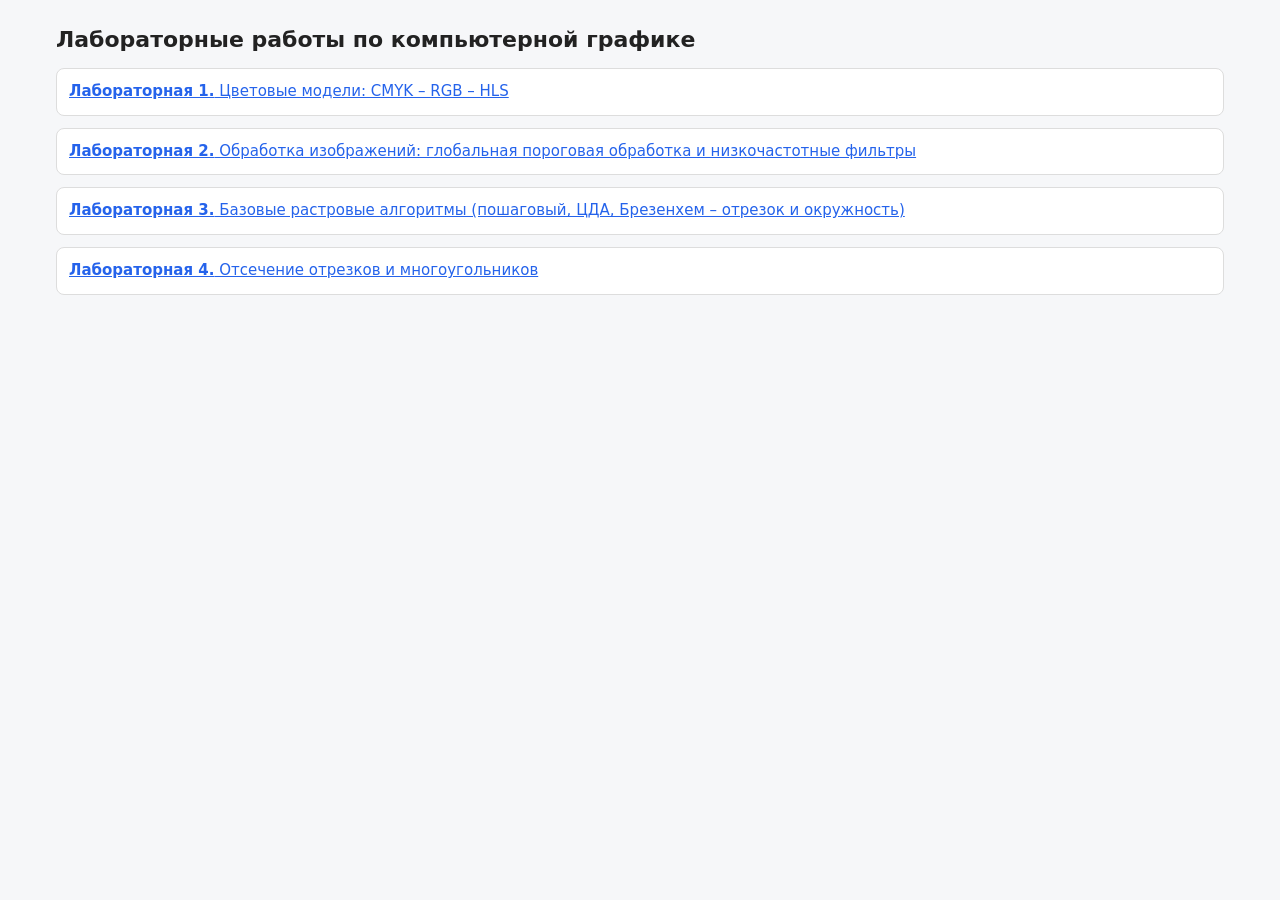
<file: index.html>
<!doctype html>
<html lang="ru">
<head>
<meta charset="utf-8">
<meta name="viewport" content="width=device-width, initial-scale=1">
<title>Лабораторные по компьютерной графике</title>
<link rel="stylesheet" href="style.css">
</head>
<body>
<h1>Лабораторные работы по компьютерной графике</h1>
<div class="card"><a href="lab1/index.html"><b>Лабораторная 1.</b> Цветовые модели: CMYK – RGB – HLS</a></div>
<div class="card"><a href="lab2/index.html"><b>Лабораторная 2.</b> Обработка изображений: глобальная пороговая обработка и низкочастотные фильтры</a></div>
<div class="card"><a href="lab3/index.html"><b>Лабораторная 3.</b> Базовые растровые алгоритмы (пошаговый, ЦДА, Брезенхем – отрезок и окружность)</a></div>
<div class="card"><a href="lab4/index.html"><b>Лабораторная 4.</b> Отсечение отрезков и многоугольников</a></div>
</body>
</html>
</file>
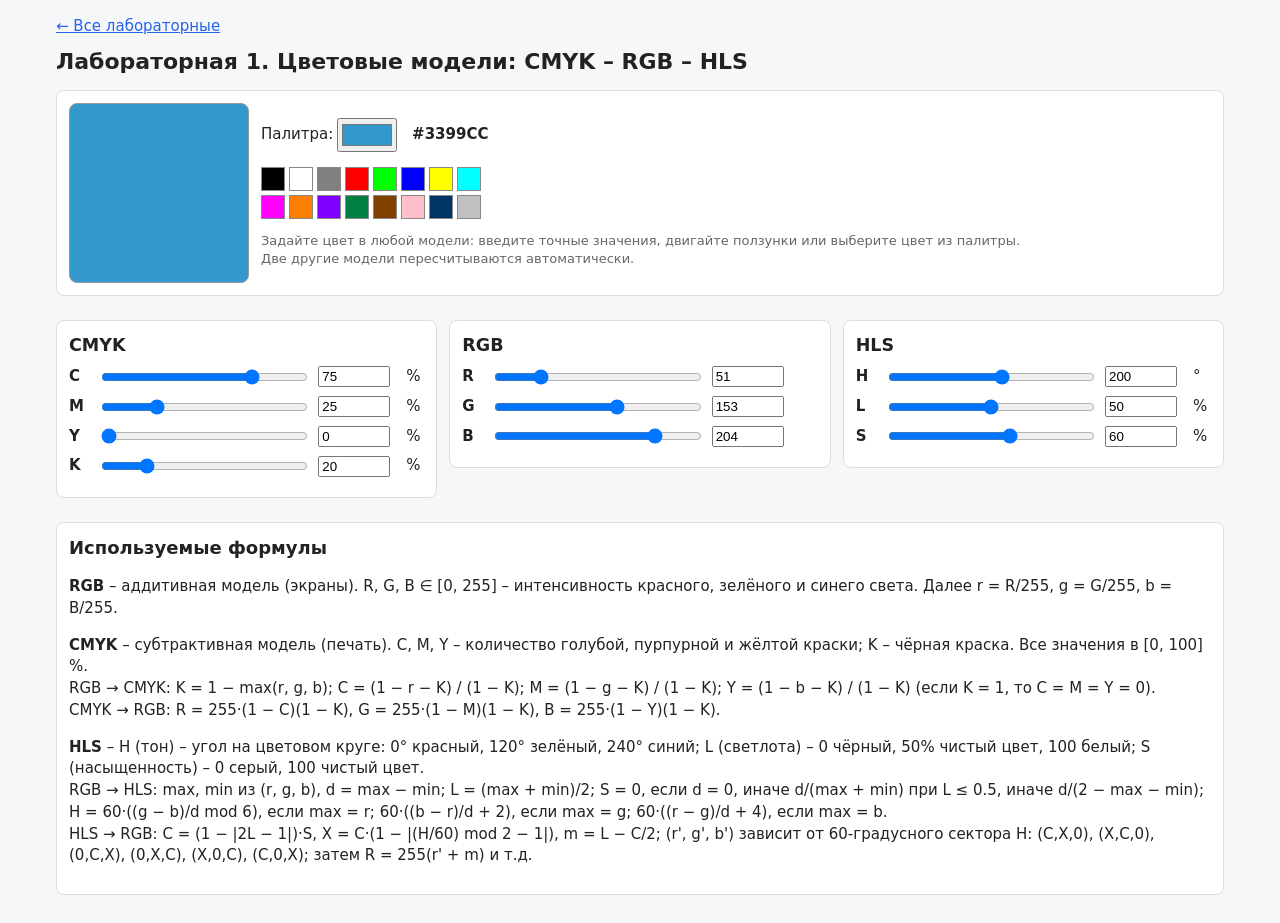
<file: lab1/index.html>
<!doctype html>
<html lang="ru">
<head>
<meta charset="utf-8">
<meta name="viewport" content="width=device-width, initial-scale=1">
<title>Лабораторная 1 – Цветовые модели</title>
<link rel="stylesheet" href="../style.css">
<style>
  .swatch { width: 180px; height: 180px; border-radius: 8px; border: 1px solid #999; }
  .model { flex: 1; min-width: 280px; }
  .comp { display: grid; grid-template-columns: 22px 1fr 80px 18px; gap: 8px; align-items: center; margin: 8px 0; }
  .presets { display: grid; grid-template-columns: repeat(8, 24px); gap: 4px; }
  .presets button { width: 24px; height: 24px; border: 1px solid #888; padding: 0; }
  input[type=color] { width: 60px; height: 34px; }
</style>
</head>
<body>
<a href="../index.html">← Все лабораторные</a>
<h1>Лабораторная 1. Цветовые модели: CMYK – RGB – HLS</h1>

<div class="card row">
  <div id="swatch" class="swatch"></div>
  <div>
    <p><label>Палитра: <input type="color" id="picker"></label> <b id="hex"></b></p>
    <div class="presets" id="presets"></div>
    <p class="muted">Задайте цвет в любой модели: введите точные значения, двигайте ползунки или выберите цвет из палитры.<br>
      Две другие модели пересчитываются автоматически.</p>
  </div>
</div>

<div class="row" id="models"></div>

<div class="card">
  <h2>Используемые формулы</h2>
  <p><b>RGB</b> – аддитивная модель (экраны). R, G, B ∈ [0, 255] – интенсивность красного, зелёного и синего света. Далее r = R/255, g = G/255, b = B/255.</p>
  <p><b>CMYK</b> – субтрактивная модель (печать). C, M, Y – количество голубой, пурпурной и жёлтой краски; K – чёрная краска. Все значения в [0, 100] %.<br>
    RGB → CMYK: K = 1 − max(r, g, b); C = (1 − r − K) / (1 − K); M = (1 − g − K) / (1 − K); Y = (1 − b − K) / (1 − K) (если K = 1, то C = M = Y = 0).<br>
    CMYK → RGB: R = 255·(1 − C)(1 − K), G = 255·(1 − M)(1 − K), B = 255·(1 − Y)(1 − K).</p>
  <p><b>HLS</b> – H (тон) – угол на цветовом круге: 0° красный, 120° зелёный, 240° синий; L (светлота) – 0 чёрный, 50% чистый цвет, 100 белый; S (насыщенность) – 0 серый, 100 чистый цвет.<br>
    RGB → HLS: max, min из (r, g, b), d = max − min; L = (max + min)/2;
    S = 0, если d = 0, иначе d/(max + min) при L ≤ 0.5, иначе d/(2 − max − min);
    H = 60·((g − b)/d mod 6), если max = r; 60·((b − r)/d + 2), если max = g; 60·((r − g)/d + 4), если max = b.<br>
    HLS → RGB: C = (1 − |2L − 1|)·S, X = C·(1 − |(H/60) mod 2 − 1|), m = L − C/2; (r', g', b') зависит от 60-градусного сектора H:
    (C,X,0), (X,C,0), (0,C,X), (0,X,C), (X,0,C), (C,0,X); затем R = 255(r' + m) и т.д.</p>
</div>

<script>
const clamp = (v, a, b) => Math.min(b, Math.max(a, v));

function rgb2cmyk([r, g, b]) {
  r /= 255; g /= 255; b /= 255;
  const k = 1 - Math.max(r, g, b);
  if (k >= 1) return [0, 0, 0, 100];
  return [(1 - r - k) / (1 - k) * 100, (1 - g - k) / (1 - k) * 100, (1 - b - k) / (1 - k) * 100, k * 100];
}
function cmyk2rgb([c, m, y, k]) {
  c /= 100; m /= 100; y /= 100; k /= 100;
  return [255 * (1 - c) * (1 - k), 255 * (1 - m) * (1 - k), 255 * (1 - y) * (1 - k)];
}
function rgb2hls([r, g, b]) {
  r /= 255; g /= 255; b /= 255;
  const max = Math.max(r, g, b), min = Math.min(r, g, b), d = max - min, l = (max + min) / 2;
  let h = 0, s = 0;
  if (d > 0) {
    s = l <= 0.5 ? d / (max + min) : d / (2 - max - min);
    if (max === r) h = ((g - b) / d) % 6;
    else if (max === g) h = (b - r) / d + 2;
    else h = (r - g) / d + 4;
    h *= 60;
    if (h < 0) h += 360;
  }
  return [h, l * 100, s * 100];
}
function hls2rgb([h, l, s]) {
  l /= 100; s /= 100;
  const c = (1 - Math.abs(2 * l - 1)) * s, x = c * (1 - Math.abs((h / 60) % 2 - 1)), m = l - c / 2;
  const [r, g, b] = [[c, x, 0], [x, c, 0], [0, c, x], [0, x, c], [x, 0, c], [c, 0, x]][Math.floor(h / 60) % 6];
  return [(r + m) * 255, (g + m) * 255, (b + m) * 255];
}

const models = [
  { name: 'CMYK', comps: ['C', 'M', 'Y', 'K'], max: [100, 100, 100, 100], units: ['%', '%', '%', '%'], digits: 1, toRgb: cmyk2rgb, fromRgb: rgb2cmyk },
  { name: 'RGB', comps: ['R', 'G', 'B'], max: [255, 255, 255], units: ['', '', ''], digits: 0, toRgb: x => x, fromRgb: x => x },
  { name: 'HLS', comps: ['H', 'L', 'S'], max: [360, 100, 100], units: ['°', '%', '%'], digits: 1, toRgb: hls2rgb, fromRgb: rgb2hls },
];

const $ = id => document.getElementById(id);
const round = (v, d) => +v.toFixed(d);

for (const m of models) {
  const card = document.createElement('div');
  card.className = 'card model';
  card.innerHTML = `<h3>${m.name}</h3>`;
  m.sliders = []; m.inputs = [];
  m.comps.forEach((n, i) => {
    const row = document.createElement('div');
    row.className = 'comp';
    row.innerHTML = `<b>${n}</b><input type="range" min="0" max="${m.max[i]}" step="0.1">` +
      `<input type="number" min="0" max="${m.max[i]}" step="any"><span>${m.units[i]}</span>`;
    const sl = row.children[1], num = row.children[2];
    sl.oninput = () => { num.value = round(+sl.value, m.digits); edit(m); };
    num.oninput = () => { if (num.value !== '' && !isNaN(num.value)) { sl.value = num.value; edit(m); } };
    num.onchange = () => { num.value = round(clamp(+num.value || 0, 0, m.max[i]), m.digits); edit(m); };
    m.sliders.push(sl); m.inputs.push(num);
    card.appendChild(row);
  });
  $('models').appendChild(card);
}

function edit(m) {
  const vals = m.inputs.map((inp, i) => clamp(+inp.value || 0, 0, m.max[i]));
  show(m.toRgb(vals), m);
}

function show(rgb, src) {
  for (const m of models) {
    if (m === src) continue;
    m.fromRgb(rgb).forEach((v, i) => {
      m.inputs[i].value = round(v, m.digits);
      m.sliders[i].value = v;
    });
  }
  const hex = '#' + rgb.map(v => Math.round(clamp(v, 0, 255)).toString(16).padStart(2, '0')).join('');
  $('swatch').style.background = hex;
  $('hex').textContent = hex.toUpperCase();
  $('picker').value = hex;
}

const hexToRgb = h => [1, 3, 5].map(i => parseInt(h.substr(i, 2), 16));
$('picker').oninput = e => show(hexToRgb(e.target.value), null);

['#000000', '#ffffff', '#808080', '#ff0000', '#00ff00', '#0000ff', '#ffff00', '#00ffff',
 '#ff00ff', '#ff8000', '#8000ff', '#008040', '#804000', '#ffc0cb', '#003366', '#c0c0c0'].forEach(c => {
  const b = document.createElement('button');
  b.style.background = c; b.title = c;
  b.onclick = () => show(hexToRgb(c), null);
  $('presets').appendChild(b);
});

show([51, 153, 204], null);
</script>
</body>
</html>
</file>
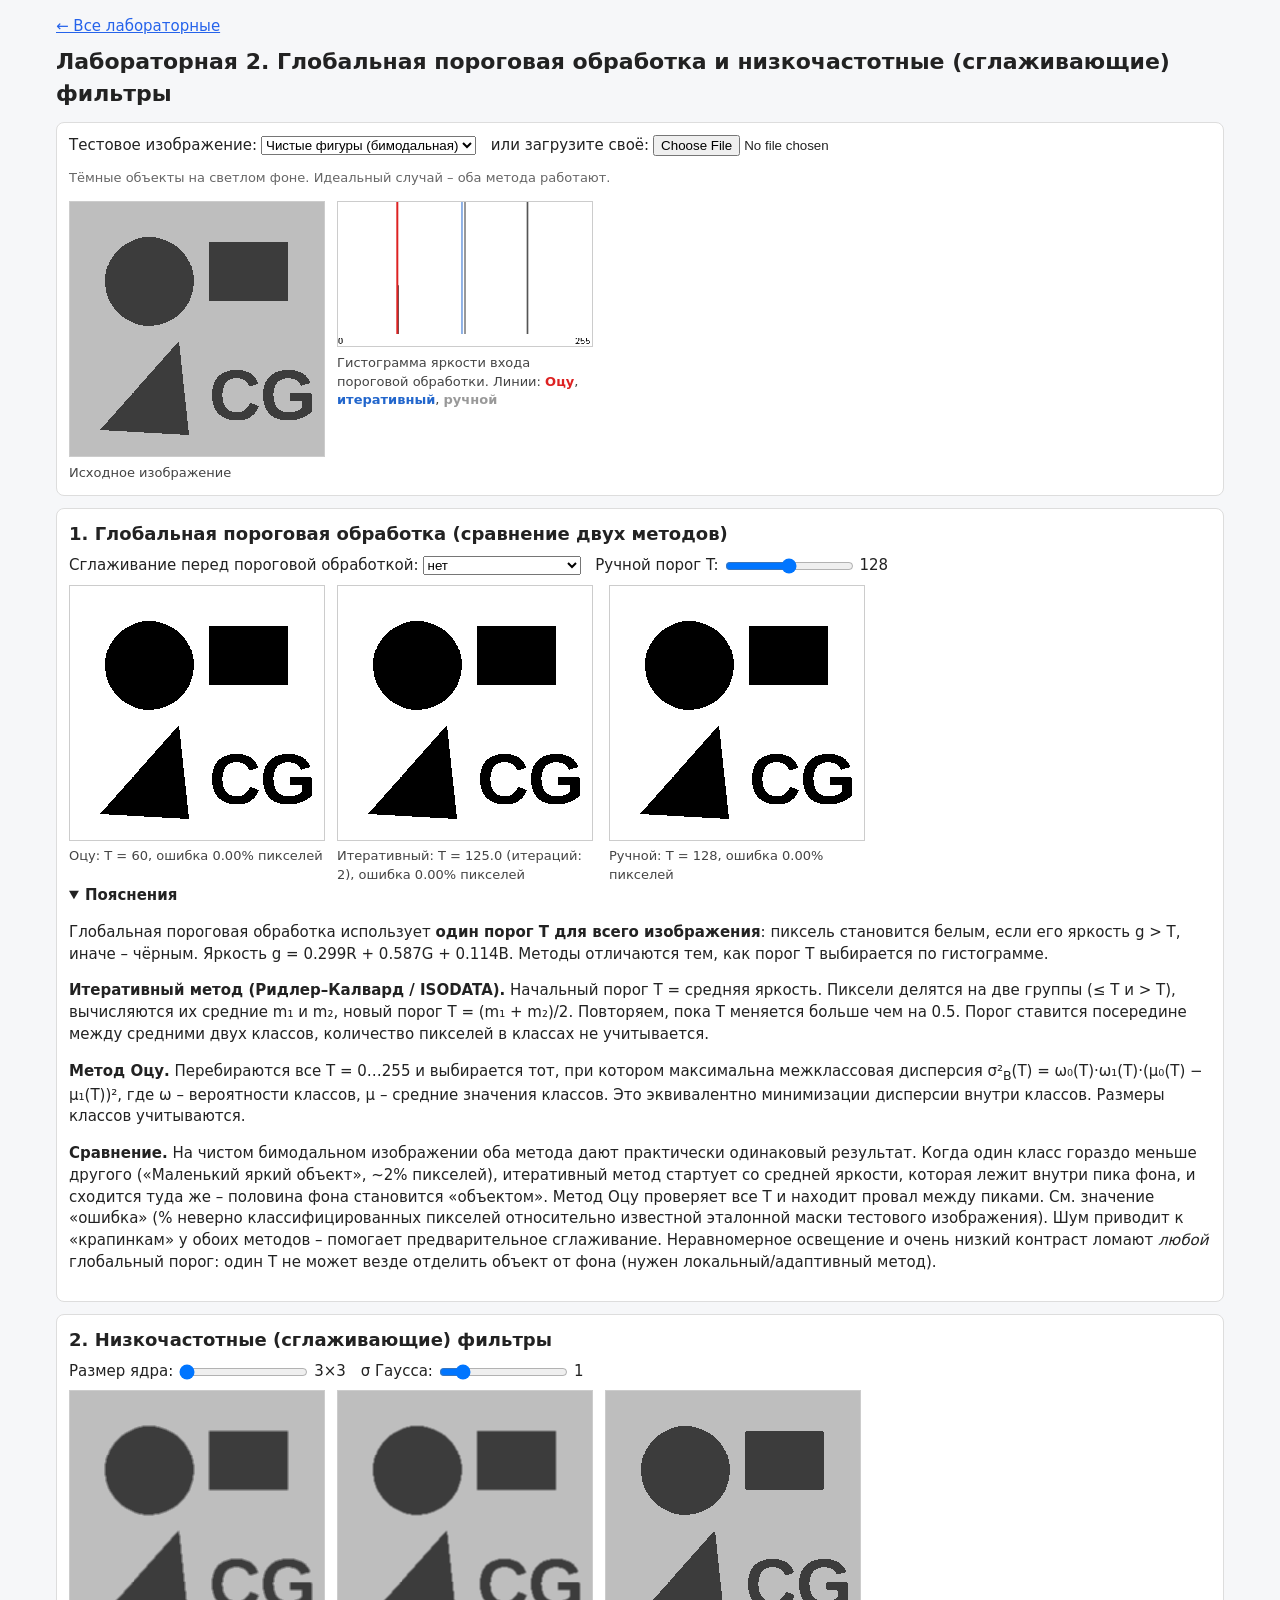
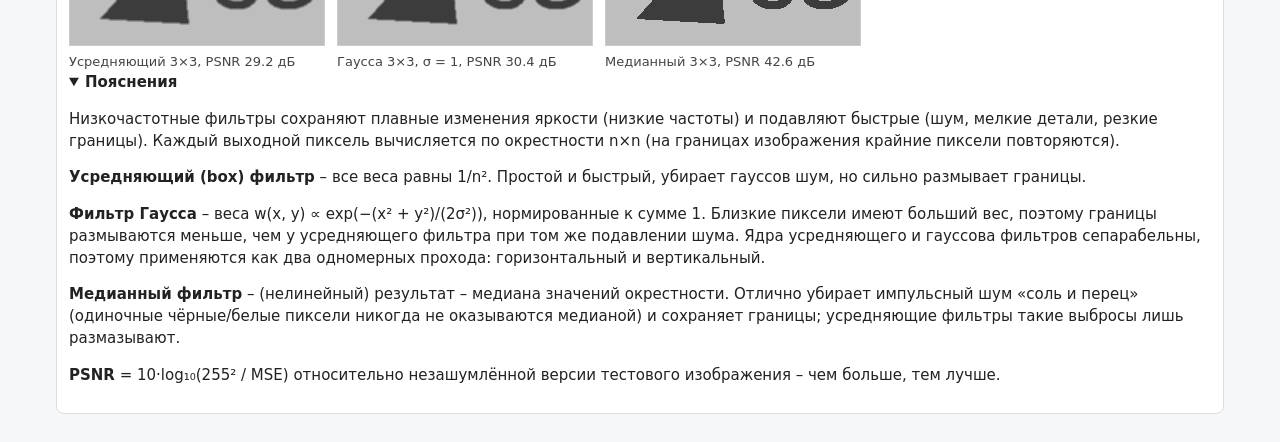
<file: lab2/index.html>
<!doctype html>
<html lang="ru">
<head>
<meta charset="utf-8">
<meta name="viewport" content="width=device-width, initial-scale=1">
<title>Лабораторная 2 – Обработка изображений</title>
<link rel="stylesheet" href="../style.css">
<style> figure canvas { width: 256px; image-rendering: pixelated; } </style>
</head>
<body>
<a href="../index.html">← Все лабораторные</a>
<h1>Лабораторная 2. Глобальная пороговая обработка и низкочастотные (сглаживающие) фильтры</h1>

<div class="card">
  <label>Тестовое изображение: <select id="sel"></select></label>
  <label>или загрузите своё: <input type="file" id="file" accept="image/*"></label>
  <p class="muted" id="desc"></p>
  <div class="row">
    <figure><canvas id="cOrig"></canvas><figcaption>Исходное изображение</figcaption></figure>
    <figure><canvas id="cHist" width="300" height="170"></canvas>
      <figcaption>Гистограмма яркости входа пороговой обработки.
        Линии: <b style="color:#d22">Оцу</b>, <b style="color:#26c">итеративный</b>, <b style="color:#999">ручной</b></figcaption></figure>
  </div>
</div>

<div class="card">
  <h2>1. Глобальная пороговая обработка (сравнение двух методов)</h2>
  <label>Сглаживание перед пороговой обработкой: <select id="pre">
    <option value="none">нет</option><option value="box">усредняющий фильтр</option>
    <option value="gauss">фильтр Гаусса</option><option value="median">медианный фильтр</option></select></label>
  <label>Ручной порог T: <input type="range" id="manT" min="0" max="255" value="128"> <span id="manTv"></span></label>
  <div class="row" style="margin-top:8px">
    <figure><canvas id="cOtsu"></canvas><figcaption id="tOtsu"></figcaption></figure>
    <figure><canvas id="cIter"></canvas><figcaption id="tIter"></figcaption></figure>
    <figure><canvas id="cMan"></canvas><figcaption id="tMan"></figcaption></figure>
  </div>
  <details open><summary><b>Пояснения</b></summary>
    <p>Глобальная пороговая обработка использует <b>один порог T для всего изображения</b>: пиксель становится белым, если его яркость g &gt; T, иначе – чёрным.
      Яркость g = 0.299R + 0.587G + 0.114B. Методы отличаются тем, как порог T выбирается по гистограмме.</p>
    <p><b>Итеративный метод (Ридлер–Калвард / ISODATA).</b> Начальный порог T = средняя яркость.
      Пиксели делятся на две группы (≤ T и &gt; T), вычисляются их средние m₁ и m₂, новый порог T = (m₁ + m₂)/2. Повторяем, пока T меняется больше чем на 0.5.
      Порог ставится посередине между средними двух классов, количество пикселей в классах не учитывается.</p>
    <p><b>Метод Оцу.</b> Перебираются все T = 0…255 и выбирается тот, при котором максимальна межклассовая дисперсия
      σ²<sub>B</sub>(T) = ω₀(T)·ω₁(T)·(μ₀(T) − μ₁(T))², где ω – вероятности классов, μ – средние значения классов.
      Это эквивалентно минимизации дисперсии внутри классов. Размеры классов учитываются.</p>
    <p><b>Сравнение.</b> На чистом бимодальном изображении оба метода дают практически одинаковый результат. Когда один класс гораздо меньше другого
      («Маленький яркий объект», ~2% пикселей), итеративный метод стартует со средней яркости, которая лежит внутри пика фона, и сходится туда же –
      половина фона становится «объектом». Метод Оцу проверяет все T и находит провал между пиками.
      См. значение «ошибка» (% неверно классифицированных пикселей относительно известной эталонной маски тестового изображения).
      Шум приводит к «крапинкам» у обоих методов – помогает предварительное сглаживание. Неравномерное освещение и очень низкий контраст ломают <i>любой</i> глобальный порог:
      один T не может везде отделить объект от фона (нужен локальный/адаптивный метод).</p>
  </details>
</div>

<div class="card">
  <h2>2. Низкочастотные (сглаживающие) фильтры</h2>
  <label>Размер ядра: <input type="range" id="ks" min="3" max="9" step="2" value="3"> <span id="ksv"></span></label>
  <label>σ Гаусса: <input type="range" id="sig" min="0.5" max="4" step="0.1" value="1"> <span id="sigv"></span></label>
  <div class="row" style="margin-top:8px">
    <figure><canvas id="cBox"></canvas><figcaption id="tBox"></figcaption></figure>
    <figure><canvas id="cGauss"></canvas><figcaption id="tGauss"></figcaption></figure>
    <figure><canvas id="cMed"></canvas><figcaption id="tMed"></figcaption></figure>
  </div>
  <details open><summary><b>Пояснения</b></summary>
    <p>Низкочастотные фильтры сохраняют плавные изменения яркости (низкие частоты) и подавляют быстрые (шум, мелкие детали, резкие границы).
      Каждый выходной пиксель вычисляется по окрестности n×n (на границах изображения крайние пиксели повторяются).</p>
    <p><b>Усредняющий (box) фильтр</b> – все веса равны 1/n². Простой и быстрый, убирает гауссов шум, но сильно размывает границы.</p>
    <p><b>Фильтр Гаусса</b> – веса w(x, y) ∝ exp(−(x² + y²)/(2σ²)), нормированные к сумме 1. Близкие пиксели имеют больший вес, поэтому границы размываются меньше, чем у усредняющего фильтра при том же подавлении шума.
      Ядра усредняющего и гауссова фильтров сепарабельны, поэтому применяются как два одномерных прохода: горизонтальный и вертикальный.</p>
    <p><b>Медианный фильтр</b> – (нелинейный) результат – медиана значений окрестности. Отлично убирает импульсный шум «соль и перец» (одиночные чёрные/белые пиксели
      никогда не оказываются медианой) и сохраняет границы; усредняющие фильтры такие выбросы лишь размазывают.</p>
    <p><b>PSNR</b> = 10·log₁₀(255² / MSE) относительно незашумлённой версии тестового изображения – чем больше, тем лучше.</p>
  </details>
</div>

<script>
const $ = id => document.getElementById(id);
const N = 256;

function rng(seed) { return () => { seed = seed + 0x6D2B79F5 | 0; let t = Math.imul(seed ^ seed >>> 15, 1 | seed); t = t + Math.imul(t ^ t >>> 7, 61 | t) ^ t; return ((t ^ t >>> 14) >>> 0) / 4294967296; }; }
const gaussRnd = r => Math.sqrt(-2 * Math.log(1 - r())) * Math.cos(2 * Math.PI * r());

function shapesMask(small) {
  const c = document.createElement('canvas'); c.width = c.height = N;
  const g = c.getContext('2d');
  g.fillStyle = '#000'; g.fillRect(0, 0, N, N); g.fillStyle = '#fff';
  if (small) { g.beginPath(); g.arc(180, 80, 14, 0, 7); g.fill(); g.fillRect(60, 170, 22, 22); }
  else {
    g.beginPath(); g.arc(80, 80, 45, 0, 7); g.fill();
    g.fillRect(140, 40, 80, 60);
    g.beginPath(); g.moveTo(30, 230); g.lineTo(110, 140); g.lineTo(120, 235); g.fill();
    g.font = 'bold 72px sans-serif'; g.fillText('CG', 140, 220);
  }
  const d = g.getImageData(0, 0, N, N).data, m = new Uint8Array(N * N);
  for (let i = 0; i < N * N; i++) m[i] = d[i * 4] > 127 ? 1 : 0;
  return m;
}

function makeTest({ small = false, obj = 60, bg = 190, illum = false, sigma = 0, sp = 0 }) {
  const mask = shapesMask(small), r = rng(42), img = new ImageData(N, N), clean = new ImageData(N, N);
  for (let y = 0; y < N; y++) for (let x = 0; x < N; x++) {
    const i = y * N + x;
    let v = mask[i] ? obj : bg;
    if (illum) v *= 0.15 + 1.1 * x / N;
    const c = v;
    if (sigma) v += sigma * gaussRnd(r);
    if (sp && r() < sp) v = r() < 0.5 ? 0 : 255;
    for (let k = 0; k < 3; k++) { img.data[i * 4 + k] = v; clean.data[i * 4 + k] = c; }
    img.data[i * 4 + 3] = clean.data[i * 4 + 3] = 255;
  }
  return { img, clean, mask, objBright: obj > bg };
}

const TESTS = [
  { name: 'Чистые фигуры (бимодальная)', p: {}, d: 'Тёмные объекты на светлом фоне. Идеальный случай – оба метода работают.' },
  { name: 'Гауссов шум', p: { sigma: 45 }, d: 'Сильный гауссов шум. Пороговая обработка даёт «крапинки»; помогает усредняющий/гауссов фильтр (см. «Сглаживание перед пороговой обработкой»).' },
  { name: 'Шум «соль и перец»', p: { sp: 0.15 }, d: '15% пикселей заменены на чисто чёрные/белые. Медианный фильтр убирает такой шум, усредняющие – только размазывают.' },
  { name: 'Маленький яркий объект', p: { small: true, obj: 200, bg: 70, sigma: 15 }, d: 'Маленький объект (~2% пикселей) на большом зашумлённом фоне – сильно несбалансированная гистограмма. Метод Оцу находит объект, итеративный метод застревает внутри пика фона.' },
  { name: 'Низкий контраст', p: { obj: 118, bg: 138, sigma: 8 }, d: 'Низкий контраст: пики гистограммы перекрываются, глобальные методы много ошибаются.' },
  { name: 'Неравномерное освещение', p: { illum: true }, d: 'Свет падает справа. Ни один глобальный порог не отделяет объекты везде – ограничение глобальной пороговой обработки.' },
];
TESTS.forEach((t, i) => $('sel').add(new Option(t.name, i)));

function toGray(img) {
  const d = img.data, g = new Uint8Array(d.length / 4);
  for (let i = 0; i < g.length; i++) g[i] = Math.round(0.299 * d[i * 4] + 0.587 * d[i * 4 + 1] + 0.114 * d[i * 4 + 2]);
  return g;
}
function histogram(g) { const h = new Array(256).fill(0); for (const v of g) h[v]++; return h; }

function otsu(h, total) {
  let sum = 0; for (let i = 0; i < 256; i++) sum += i * h[i];
  let sumB = 0, wB = 0, best = -1, T = 0;
  for (let t = 0; t < 256; t++) {
    wB += h[t]; if (!wB) continue;
    const wF = total - wB; if (!wF) break;
    sumB += t * h[t];
    const mB = sumB / wB, mF = (sum - sumB) / wF, v = wB * wF * (mB - mF) ** 2;
    if (v > best) { best = v; T = t; }
  }
  return T;
}

function iterative(h, total) {
  let sum = 0; for (let i = 0; i < 256; i++) sum += i * h[i];
  let T = sum / total, prev = -1, it = 0;
  while (Math.abs(T - prev) >= 0.5 && it < 100) {
    prev = T; it++;
    let s1 = 0, n1 = 0, s2 = 0, n2 = 0;
    for (let i = 0; i < 256; i++) if (i <= T) { s1 += i * h[i]; n1 += h[i]; } else { s2 += i * h[i]; n2 += h[i]; }
    const m1 = n1 ? s1 / n1 : 0, m2 = n2 ? s2 / n2 : 255;
    T = (m1 + m2) / 2;
  }
  return { T, it };
}

function binarize(g, T, w, h) {
  const o = new ImageData(w, h);
  for (let i = 0; i < g.length; i++) { const v = g[i] > T ? 255 : 0; o.data[i * 4] = o.data[i * 4 + 1] = o.data[i * 4 + 2] = v; o.data[i * 4 + 3] = 255; }
  return o;
}

function errorPct(g, T) {
  if (!src.mask) return '';
  let bad = 0;
  for (let i = 0; i < g.length; i++) if (((g[i] > T) === src.objBright) !== !!src.mask[i]) bad++;
  return `, ошибка ${(100 * bad / g.length).toFixed(2)}% пикселей`;
}

function conv1(d, w, h, k, horiz) {
  const out = new Float32Array(d.length), r = (k.length - 1) / 2;
  for (let y = 0; y < h; y++) for (let x = 0; x < w; x++) for (let c = 0; c < 3; c++) {
    let s = 0;
    for (let j = -r; j <= r; j++) {
      const xx = horiz ? Math.min(w - 1, Math.max(0, x + j)) : x, yy = horiz ? y : Math.min(h - 1, Math.max(0, y + j));
      s += k[j + r] * d[(yy * w + xx) * 4 + c];
    }
    out[(y * w + x) * 4 + c] = s;
  }
  return out;
}
function separable(img, k) {
  const { width: w, height: h } = img, a = conv1(img.data, w, h, k, true), b = conv1(a, w, h, k, false), o = new ImageData(w, h);
  for (let i = 0; i < b.length; i++) o.data[i] = (i & 3) === 3 ? 255 : b[i];
  return o;
}
const boxKernel = n => new Array(n).fill(1 / n);
function gaussKernel(n, s) {
  const r = (n - 1) / 2, k = [];
  for (let i = -r; i <= r; i++) k.push(Math.exp(-i * i / (2 * s * s)));
  const t = k.reduce((a, b) => a + b);
  return k.map(v => v / t);
}
function median(img, n) {
  const { width: w, height: h, data: d } = img, o = new ImageData(w, h), r = (n - 1) / 2, buf = [];
  for (let y = 0; y < h; y++) for (let x = 0; x < w; x++) {
    const i = (y * w + x) * 4;
    for (let c = 0; c < 3; c++) {
      buf.length = 0;
      for (let dy = -r; dy <= r; dy++) for (let dx = -r; dx <= r; dx++) {
        const xx = Math.min(w - 1, Math.max(0, x + dx)), yy = Math.min(h - 1, Math.max(0, y + dy));
        buf.push(d[(yy * w + xx) * 4 + c]);
      }
      buf.sort((a, b) => a - b);
      o.data[i + c] = buf[buf.length >> 1];
    }
    o.data[i + 3] = 255;
  }
  return o;
}
function psnr(img) {
  if (!src.clean) return '';
  let s = 0, n = 0;
  for (let i = 0; i < img.data.length; i++) if ((i & 3) !== 3) { s += (img.data[i] - src.clean.data[i]) ** 2; n++; }
  return `, PSNR ${(10 * Math.log10(255 * 255 / (s / n))).toFixed(1)} дБ`;
}

let src = null, filtered = {}, thrInput = null;

function put(id, img) { const c = $(id); c.width = img.width; c.height = img.height; c.getContext('2d').putImageData(img, 0, 0); }

function drawHist(h, lines) {
  const c = $('cHist'), g = c.getContext('2d'), W = c.width, H = c.height - 14, max = Math.max(...h);
  g.clearRect(0, 0, c.width, c.height);
  g.fillStyle = '#555';
  for (let i = 0; i < 256; i++) { const bh = h[i] / max * H; g.fillRect(i * W / 256, H - bh, W / 256 + 0.5, bh); }
  for (const [T, col] of lines) { g.strokeStyle = col; g.lineWidth = 2; g.beginPath(); g.moveTo(T * W / 256, 0); g.lineTo(T * W / 256, H); g.stroke(); }
  g.fillStyle = '#000'; g.font = '11px sans-serif';
  g.fillText('0', 0, c.height - 2); g.fillText('255', W - 20, c.height - 2);
}

function updateFilters() {
  const n = +$('ks').value, s = +$('sig').value;
  $('ksv').textContent = `${n}×${n}`; $('sigv').textContent = s;
  filtered = { box: separable(src.img, boxKernel(n)), gauss: separable(src.img, gaussKernel(n, s)), median: median(src.img, n) };
  put('cBox', filtered.box); $('tBox').textContent = `Усредняющий ${n}×${n}` + psnr(filtered.box);
  put('cGauss', filtered.gauss); $('tGauss').textContent = `Гаусса ${n}×${n}, σ = ${s}` + psnr(filtered.gauss);
  put('cMed', filtered.median); $('tMed').textContent = `Медианный ${n}×${n}` + psnr(filtered.median);
  updateThreshold();
}

function updateThreshold() {
  const pre = $('pre').value, img = pre === 'none' ? src.img : filtered[pre];
  const g = toGray(img), h = histogram(g), w = img.width, ht = img.height;
  const To = otsu(h, g.length), { T: Ti, it } = iterative(h, g.length);
  thrInput = { g, h, w, ht, To, Ti };
  put('cOtsu', binarize(g, To, w, ht)); $('tOtsu').textContent = `Оцу: T = ${To}` + errorPct(g, To);
  put('cIter', binarize(g, Ti, w, ht)); $('tIter').textContent = `Итеративный: T = ${Ti.toFixed(1)} (итераций: ${it})` + errorPct(g, Ti);
  updateManual();
}

function updateManual() {
  const { g, h, w, ht, To, Ti } = thrInput, T = +$('manT').value;
  $('manTv').textContent = T;
  put('cMan', binarize(g, T, w, ht)); $('tMan').textContent = `Ручной: T = ${T}` + errorPct(g, T);
  drawHist(h, [[T, '#999'], [Ti, '#26c'], [To, '#d22']]);
}

function setSource(s, desc) {
  src = s; $('desc').textContent = desc;
  put('cOrig', s.img);
  updateFilters();
}

$('sel').onchange = () => { const t = TESTS[$('sel').value]; setSource(makeTest(t.p), t.d); };
$('file').onchange = e => {
  const f = e.target.files[0]; if (!f) return;
  const im = new Image();
  im.onload = () => {
    const k = Math.min(1, 400 / Math.max(im.width, im.height)), c = document.createElement('canvas');
    c.width = Math.round(im.width * k); c.height = Math.round(im.height * k);
    const g = c.getContext('2d'); g.drawImage(im, 0, 0, c.width, c.height);
    setSource({ img: g.getImageData(0, 0, c.width, c.height) }, 'Загруженное изображение (эталона нет, поэтому ошибка и PSNR не показываются).');
  };
  im.src = URL.createObjectURL(f);
};
$('ks').oninput = $('sig').oninput = updateFilters;
$('pre').onchange = updateThreshold;
$('manT').oninput = updateManual;

$('sel').onchange();
</script>
</body>
</html>
</file>
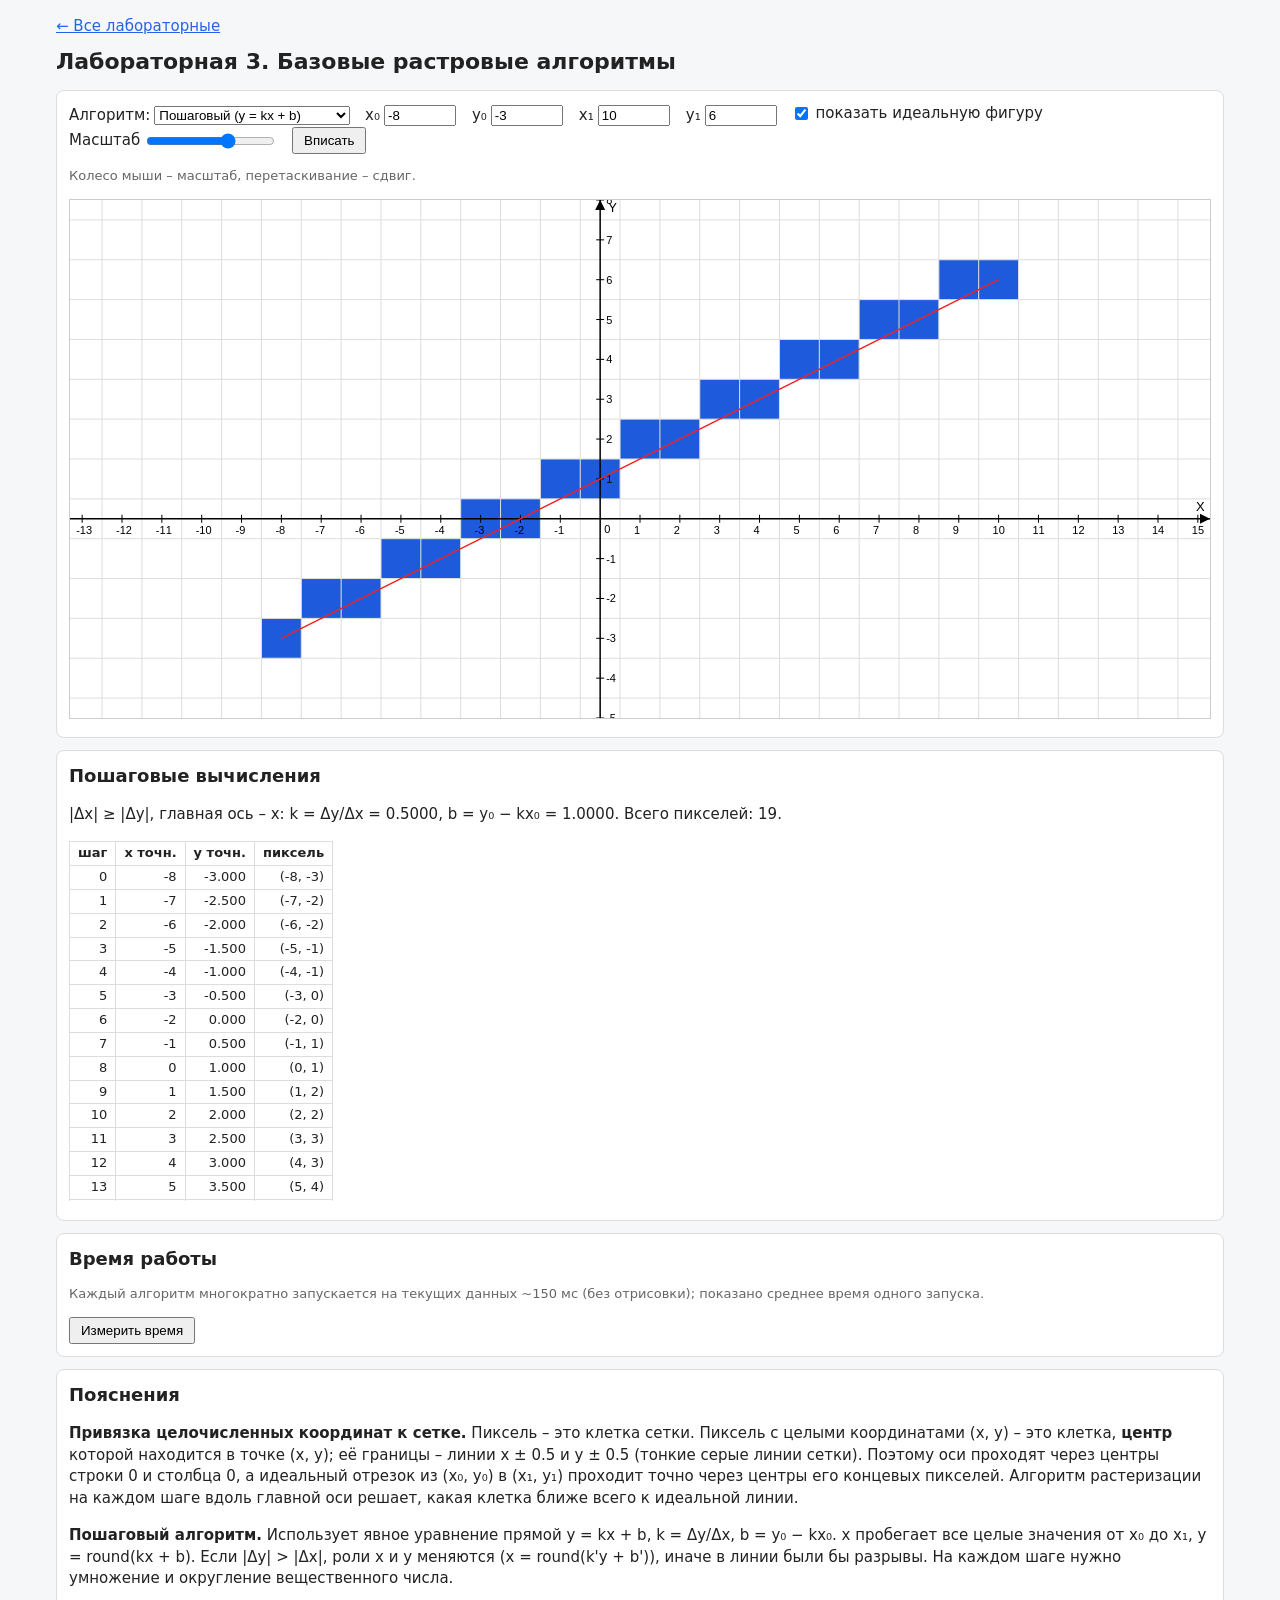
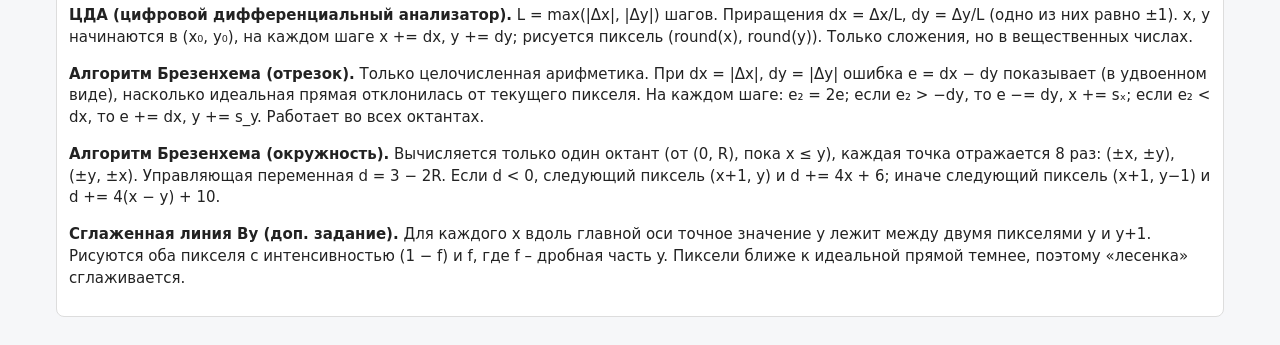
<file: lab3/index.html>
<!doctype html>
<html lang="ru">
<head>
<meta charset="utf-8">
<meta name="viewport" content="width=device-width, initial-scale=1">
<title>Лабораторная 3 – Растровые алгоритмы</title>
<link rel="stylesheet" href="../style.css">
<style>
  #cv { width: 100%; height: 520px; cursor: grab; }
  .grp { display: inline-flex; gap: 6px; align-items: center; }
  #steps { max-height: 360px; overflow: auto; display: inline-block; }
</style>
</head>
<body>
<a href="../index.html">← Все лабораторные</a>
<h1>Лабораторная 3. Базовые растровые алгоритмы</h1>

<div class="card">
  <label>Алгоритм: <select id="alg"></select></label>
  <span class="grp" id="gLine">
    <label>x₀ <input type="number" id="x0" value="-8"></label><label>y₀ <input type="number" id="y0" value="-3"></label>
    <label>x₁ <input type="number" id="x1" value="10"></label><label>y₁ <input type="number" id="y1" value="6"></label>
  </span>
  <span class="grp" id="gCirc">
    <label>x<sub>c</sub> <input type="number" id="xc" value="0"></label><label>y<sub>c</sub> <input type="number" id="yc" value="0"></label>
    <label>R <input type="number" id="r" value="9" min="0"></label>
  </span>
  <label><input type="checkbox" id="ideal" checked> показать идеальную фигуру</label>
  <label>Масштаб <input type="range" id="scale" min="3" max="60" value="22"></label>
  <button id="fit">Вписать</button>
  <p class="muted">Колесо мыши – масштаб, перетаскивание – сдвиг. <span id="hover"></span></p>
  <canvas id="cv"></canvas>
</div>

<div class="card">
  <h2>Пошаговые вычисления</h2>
  <p id="info"></p>
  <div id="steps"></div>
</div>

<div class="card">
  <h2>Время работы</h2>
  <p class="muted">Каждый алгоритм многократно запускается на текущих данных ~150 мс (без отрисовки); показано среднее время одного запуска.</p>
  <button id="bench">Измерить время</button>
  <div id="benchOut"></div>
</div>

<div class="card">
  <h2>Пояснения</h2>
  <p><b>Привязка целочисленных координат к сетке.</b> Пиксель – это клетка сетки. Пиксель с целыми координатами (x, y)
    – это клетка, <b>центр</b> которой находится в точке (x, y); её границы – линии x ± 0.5 и y ± 0.5 (тонкие серые линии сетки).
    Поэтому оси проходят через центры строки 0 и столбца 0, а идеальный отрезок из (x₀, y₀) в (x₁, y₁) проходит точно через центры его концевых пикселей.
    Алгоритм растеризации на каждом шаге вдоль главной оси решает, какая клетка ближе всего к идеальной линии.</p>
  <p><b>Пошаговый алгоритм.</b> Использует явное уравнение прямой y = kx + b, k = Δy/Δx, b = y₀ − kx₀. x пробегает все целые значения от x₀ до x₁,
    y = round(kx + b). Если |Δy| &gt; |Δx|, роли x и y меняются (x = round(k'y + b')), иначе в линии были бы разрывы.
    На каждом шаге нужно умножение и округление вещественного числа.</p>
  <p><b>ЦДА (цифровой дифференциальный анализатор).</b> L = max(|Δx|, |Δy|) шагов. Приращения dx = Δx/L, dy = Δy/L (одно из них равно ±1).
    x, y начинаются в (x₀, y₀), на каждом шаге x += dx, y += dy; рисуется пиксель (round(x), round(y)). Только сложения, но в вещественных числах.</p>
  <p><b>Алгоритм Брезенхема (отрезок).</b> Только целочисленная арифметика. При dx = |Δx|, dy = |Δy| ошибка e = dx − dy показывает (в удвоенном виде), насколько идеальная прямая отклонилась от текущего пикселя.
    На каждом шаге: e₂ = 2e; если e₂ &gt; −dy, то e −= dy, x += sₓ; если e₂ &lt; dx, то e += dx, y += s_y. Работает во всех октантах.</p>
  <p><b>Алгоритм Брезенхема (окружность).</b> Вычисляется только один октант (от (0, R), пока x ≤ y), каждая точка отражается 8 раз: (±x, ±y), (±y, ±x).
    Управляющая переменная d = 3 − 2R. Если d &lt; 0, следующий пиксель (x+1, y) и d += 4x + 6; иначе следующий пиксель (x+1, y−1) и d += 4(x − y) + 10.</p>
  <p><b>Сглаженная линия Ву (доп. задание).</b> Для каждого x вдоль главной оси точное значение y лежит между двумя пикселями y и y+1. Рисуются оба пикселя
    с интенсивностью (1 − f) и f, где f – дробная часть y. Пиксели ближе к идеальной прямой темнее, поэтому «лесенка» сглаживается.</p>
</div>

<script>
const $ = id => document.getElementById(id);

const ALG = {
  step: {
    name: 'Пошаговый (y = kx + b)', type: 'line', cols: ['шаг', 'x точн.', 'y точн.', 'пиксель'],
    run({ x0, y0, x1, y1 }, plot, log) {
      const dx = x1 - x0, dy = y1 - y0;
      if (!dx && !dy) { plot(x0, y0); return 'Одна точка'; }
      if (Math.abs(dx) >= Math.abs(dy)) {
        const k = dy / dx, b = y0 - k * x0, s = Math.sign(dx);
        for (let x = x0, i = 0; x !== x1 + s; x += s, i++) {
          const y = k * x + b, py = Math.round(y);
          plot(x, py); if (log) log.push([i, x, y.toFixed(3), `(${x}, ${py})`]);
        }
        return `|Δx| ≥ |Δy|, главная ось – x: k = Δy/Δx = ${k.toFixed(4)}, b = y₀ − kx₀ = ${b.toFixed(4)}`;
      }
      const k = dx / dy, b = x0 - k * y0, s = Math.sign(dy);
      for (let y = y0, i = 0; y !== y1 + s; y += s, i++) {
        const x = k * y + b, px = Math.round(x);
        plot(px, y); if (log) log.push([i, x.toFixed(3), y, `(${px}, ${y})`]);
      }
      return `|Δy| > |Δx|, главная ось – y: x = k'y + b', k' = Δx/Δy = ${k.toFixed(4)}, b' = ${b.toFixed(4)}`;
    }
  },
  dda: {
    name: 'ЦДА', type: 'line', cols: ['шаг', 'x', 'y', 'пиксель (округл.)'],
    run({ x0, y0, x1, y1 }, plot, log) {
      const dx = x1 - x0, dy = y1 - y0, L = Math.max(Math.abs(dx), Math.abs(dy));
      if (!L) { plot(x0, y0); return 'Одна точка'; }
      const xi = dx / L, yi = dy / L;
      let x = x0, y = y0;
      for (let i = 0; i <= L; i++) {
        const px = Math.round(x), py = Math.round(y);
        plot(px, py); if (log) log.push([i, x.toFixed(3), y.toFixed(3), `(${px}, ${py})`]);
        x += xi; y += yi;
      }
      return `L = max(|Δx|, |Δy|) = ${L}, приращения: dx = ${xi.toFixed(4)}, dy = ${yi.toFixed(4)}`;
    }
  },
  bres: {
    name: 'Брезенхем (отрезок)', type: 'line', cols: ['шаг', 'x', 'y', 'ошибка e'],
    run({ x0, y0, x1, y1 }, plot, log) {
      let x = x0, y = y0;
      const dx = Math.abs(x1 - x0), dy = Math.abs(y1 - y0), sx = x0 < x1 ? 1 : -1, sy = y0 < y1 ? 1 : -1;
      let e = dx - dy;
      for (let i = 0; ; i++) {
        plot(x, y); if (log) log.push([i, x, y, e]);
        if (x === x1 && y === y1) break;
        const e2 = 2 * e;
        if (e2 > -dy) { e -= dy; x += sx; }
        if (e2 < dx) { e += dx; y += sy; }
      }
      return `dx = ${dx}, dy = ${dy}, sₓ = ${sx}, s_y = ${sy}, начальная ошибка e = dx − dy = ${dx - dy}`;
    }
  },
  circle: {
    name: 'Брезенхем (окружность)', type: 'circle', cols: ['шаг', 'x', 'y', 'd', 'пиксели (8 симметричных)'],
    run({ xc, yc, r }, plot, log) {
      let x = 0, y = r, d = 3 - 2 * r;
      for (let i = 0; x <= y; i++) {
        plot(xc + x, yc + y); plot(xc - x, yc + y); plot(xc + x, yc - y); plot(xc - x, yc - y);
        plot(xc + y, yc + x); plot(xc - y, yc + x); plot(xc + y, yc - x); plot(xc - y, yc - x);
        if (log) log.push([i, x, y, d, `(±${x}, ±${y}), (±${y}, ±${x}) + центр`]);
        if (d < 0) d += 4 * x + 6; else { d += 4 * (x - y) + 10; y--; }
        x++;
      }
      return `Начало: x = 0, y = R = ${r}, d = 3 − 2R = ${3 - 2 * r}. В таблице первый октант (относительно центра)`;
    }
  },
  wu: {
    name: 'Сглаженная линия Ву (доп.)', type: 'line', cols: ['главная', 'второстеп. точн.', 'пиксель 1 : интенс.', 'пиксель 2 : интенс.'],
    run({ x0, y0, x1, y1 }, plot, log) {
      const steep = Math.abs(y1 - y0) > Math.abs(x1 - x0);
      if (steep) [x0, y0, x1, y1] = [y0, x0, y1, x1];
      if (x0 > x1) [x0, y0, x1, y1] = [x1, y1, x0, y0];
      const g = x1 === x0 ? 0 : (y1 - y0) / (x1 - x0);
      const P = (a, b, c) => steep ? plot(b, a, c) : plot(a, b, c);
      let y = y0;
      for (let x = x0; x <= x1; x++) {
        const fy = Math.floor(y), f = y - fy;
        P(x, fy, 1 - f); P(x, fy + 1, f);
        if (log) log.push([x, y.toFixed(3), `${fy} : ${(1 - f).toFixed(2)}`, `${fy + 1} : ${f.toFixed(2)}`]);
        y += g;
      }
      return `Главная ось: ${steep ? 'y' : 'x'}, наклон = ${g.toFixed(4)}. Интенсивность пикселя = 1 − расстояние до идеальной прямой вдоль второстепенной оси`;
    }
  },
};
for (const k in ALG) $('alg').add(new Option(ALG[k].name, k));

const cv = $('cv'), ctx = cv.getContext('2d');
let S = 22, ox = 0, oy = 0;
const sx = x => ox + x * S, sy = y => oy - y * S;

function params() {
  const n = id => Math.round(+$(id).value || 0);
  return { x0: n('x0'), y0: n('y0'), x1: n('x1'), y1: n('y1'), xc: n('xc'), yc: n('yc'), r: Math.abs(n('r')) };
}

function niceStep(minPx) { const raw = minPx / S, p = 10 ** Math.floor(Math.log10(raw)); for (const m of [1, 2, 5, 10]) if (m * p >= raw) return Math.max(1, m * p); }

function draw() {
  const a = ALG[$('alg').value], p = params();
  $('gLine').style.display = a.type === 'line' ? '' : 'none';
  $('gCirc').style.display = a.type === 'circle' ? '' : 'none';

  const pix = new Map(), log = [];
  const info = a.run(p, (x, y, al = 1) => { if (al > 0) { const k = x + ',' + y; pix.set(k, Math.max(pix.get(k) || 0, al)); } }, log);

  const W = cv.width, H = cv.height;
  ctx.clearRect(0, 0, W, H);
  const xa = Math.floor((0 - ox) / S) - 1, xb = Math.ceil((W - ox) / S) + 1, ya = Math.floor((oy - H) / S) - 1, yb = Math.ceil(oy / S) + 1;

  for (const [k, al] of pix) {
    const [x, y] = k.split(',').map(Number);
    ctx.fillStyle = `rgba(30,90,220,${al})`;
    ctx.fillRect(sx(x - 0.5), sy(y + 0.5), S, S);
  }
  if (S >= 6) {
    ctx.strokeStyle = '#ddd'; ctx.lineWidth = 1; ctx.beginPath();
    for (let x = xa; x <= xb; x++) { ctx.moveTo(sx(x - 0.5), 0); ctx.lineTo(sx(x - 0.5), H); }
    for (let y = ya; y <= yb; y++) { ctx.moveTo(0, sy(y - 0.5)); ctx.lineTo(W, sy(y - 0.5)); }
    ctx.stroke();
  }
  ctx.strokeStyle = '#000'; ctx.fillStyle = '#000'; ctx.lineWidth = 1.5; ctx.beginPath();
  ctx.moveTo(0, sy(0)); ctx.lineTo(W, sy(0)); ctx.moveTo(sx(0), 0); ctx.lineTo(sx(0), H); ctx.stroke();
  ctx.beginPath(); ctx.moveTo(W, sy(0)); ctx.lineTo(W - 10, sy(0) - 5); ctx.lineTo(W - 10, sy(0) + 5);
  ctx.moveTo(sx(0), 0); ctx.lineTo(sx(0) - 5, 10); ctx.lineTo(sx(0) + 5, 10); ctx.fill();
  ctx.font = '13px sans-serif'; ctx.fillText('X', W - 14, sy(0) - 8); ctx.fillText('Y', sx(0) + 8, 12);
  const st = niceStep(28);
  ctx.font = '11px sans-serif'; ctx.lineWidth = 1; ctx.beginPath();
  for (let x = Math.ceil(xa / st) * st; x <= xb; x += st) if (x) { ctx.moveTo(sx(x), sy(0) - 4); ctx.lineTo(sx(x), sy(0) + 4); ctx.fillText(x, sx(x) - 6, sy(0) + 15); }
  for (let y = Math.ceil(ya / st) * st; y <= yb; y += st) if (y) { ctx.moveTo(sx(0) - 4, sy(y)); ctx.lineTo(sx(0) + 4, sy(y)); ctx.fillText(y, sx(0) + 6, sy(y) + 4); }
  ctx.stroke(); ctx.fillText('0', sx(0) + 4, sy(0) + 14);

  if ($('ideal').checked) {
    ctx.strokeStyle = '#e22'; ctx.lineWidth = 1.5; ctx.beginPath();
    if (a.type === 'line') { ctx.moveTo(sx(p.x0), sy(p.y0)); ctx.lineTo(sx(p.x1), sy(p.y1)); }
    else ctx.arc(sx(p.xc), sy(p.yc), p.r * S, 0, 2 * Math.PI);
    ctx.stroke();
  }

  $('info').textContent = `${info}. Всего пикселей: ${pix.size}.`;
  const rows = log.slice(0, 300).map(r => '<tr>' + r.map(c => `<td>${c}</td>`).join('') + '</tr>').join('');
  $('steps').innerHTML = `<table><tr>${a.cols.map(c => `<th>${c}</th>`).join('')}</tr>${rows}</table>` + (log.length > 300 ? '<p class="muted">показаны первые 300 строк</p>' : '');
}

function resize() { cv.width = cv.clientWidth; cv.height = cv.clientHeight; if (!ox) { ox = cv.width / 2; oy = cv.height / 2; } draw(); }

function fit() {
  const a = ALG[$('alg').value], p = params();
  const [xmin, xmax, ymin, ymax] = a.type === 'line'
    ? [Math.min(p.x0, p.x1), Math.max(p.x0, p.x1), Math.min(p.y0, p.y1), Math.max(p.y0, p.y1)]
    : [p.xc - p.r, p.xc + p.r, p.yc - p.r, p.yc + p.r];
  S = Math.max(3, Math.min(60, Math.min(cv.width / (xmax - xmin + 4), cv.height / (ymax - ymin + 4))));
  $('scale').value = S;
  ox = cv.width / 2 - (xmin + xmax) / 2 * S; oy = cv.height / 2 + (ymin + ymax) / 2 * S;
  draw();
}

cv.onwheel = e => {
  e.preventDefault();
  const ns = Math.max(3, Math.min(60, S * (e.deltaY < 0 ? 1.15 : 1 / 1.15)));
  ox = e.offsetX - (e.offsetX - ox) * ns / S; oy = e.offsetY - (e.offsetY - oy) * ns / S;
  S = ns; $('scale').value = S; draw();
};
let drag = null;
cv.onmousedown = e => drag = [e.offsetX - ox, e.offsetY - oy];
window.onmouseup = () => drag = null;
cv.onmousemove = e => {
  if (drag) { ox = e.offsetX - drag[0]; oy = e.offsetY - drag[1]; draw(); }
  $('hover').textContent = `Курсор над пикселем (${Math.round((e.offsetX - ox) / S)}, ${Math.round((oy - e.offsetY) / S)})`;
};
$('scale').oninput = () => { const ns = +$('scale').value; ox = cv.width / 2 - (cv.width / 2 - ox) * ns / S; oy = cv.height / 2 - (cv.height / 2 - oy) * ns / S; S = ns; draw(); };
document.querySelectorAll('input:not(#scale), select').forEach(el => el.addEventListener('input', draw));
$('alg').addEventListener('change', fit);
$('fit').onclick = fit;
window.onresize = resize;

$('bench').onclick = () => {
  const p = params();
  let sink = 0;
  const plot = (x, y) => { sink += x ^ y; };
  const rows = Object.entries(ALG).map(([k, a]) => {
    let runs = 0, pixels = 0;
    a.run(p, () => pixels++, null);
    const t0 = performance.now();
    let t;
    do { for (let i = 0; i < 100; i++) a.run(p, plot, null); runs += 100; t = performance.now() - t0; } while (t < 150);
    const us = t * 1000 / runs;
    return `<tr><td style="text-align:left">${a.name}</td><td>${pixels}</td><td>${us.toFixed(3)}</td><td>${(us * 1000 / pixels).toFixed(1)}</td></tr>`;
  }).join('');
  $('benchOut').innerHTML = `<p>Отрезок (${p.x0}, ${p.y0}) – (${p.x1}, ${p.y1}); окружность с центром (${p.xc}, ${p.yc}), R = ${p.r}.</p>
    <table><tr><th>Алгоритм</th><th>пикселей</th><th>мкс на запуск</th><th>нс на пиксель</th></tr>${rows}</table>
    <p class="muted">Ожидается: Брезенхем быстрее всех (только целочисленные сложения), затем ЦДА (вещественные сложения + округление), пошаговый – медленнее всех (умножение + округление на каждом шаге).
    Абсолютные значения зависят от компьютера и браузера. Для более стабильных результатов возьмите длинный отрезок (например, 0,0 – 1000,300).</p>`;
  if (sink === 0.5) console.log(sink);
};

resize(); fit();
</script>
</body>
</html>
</file>
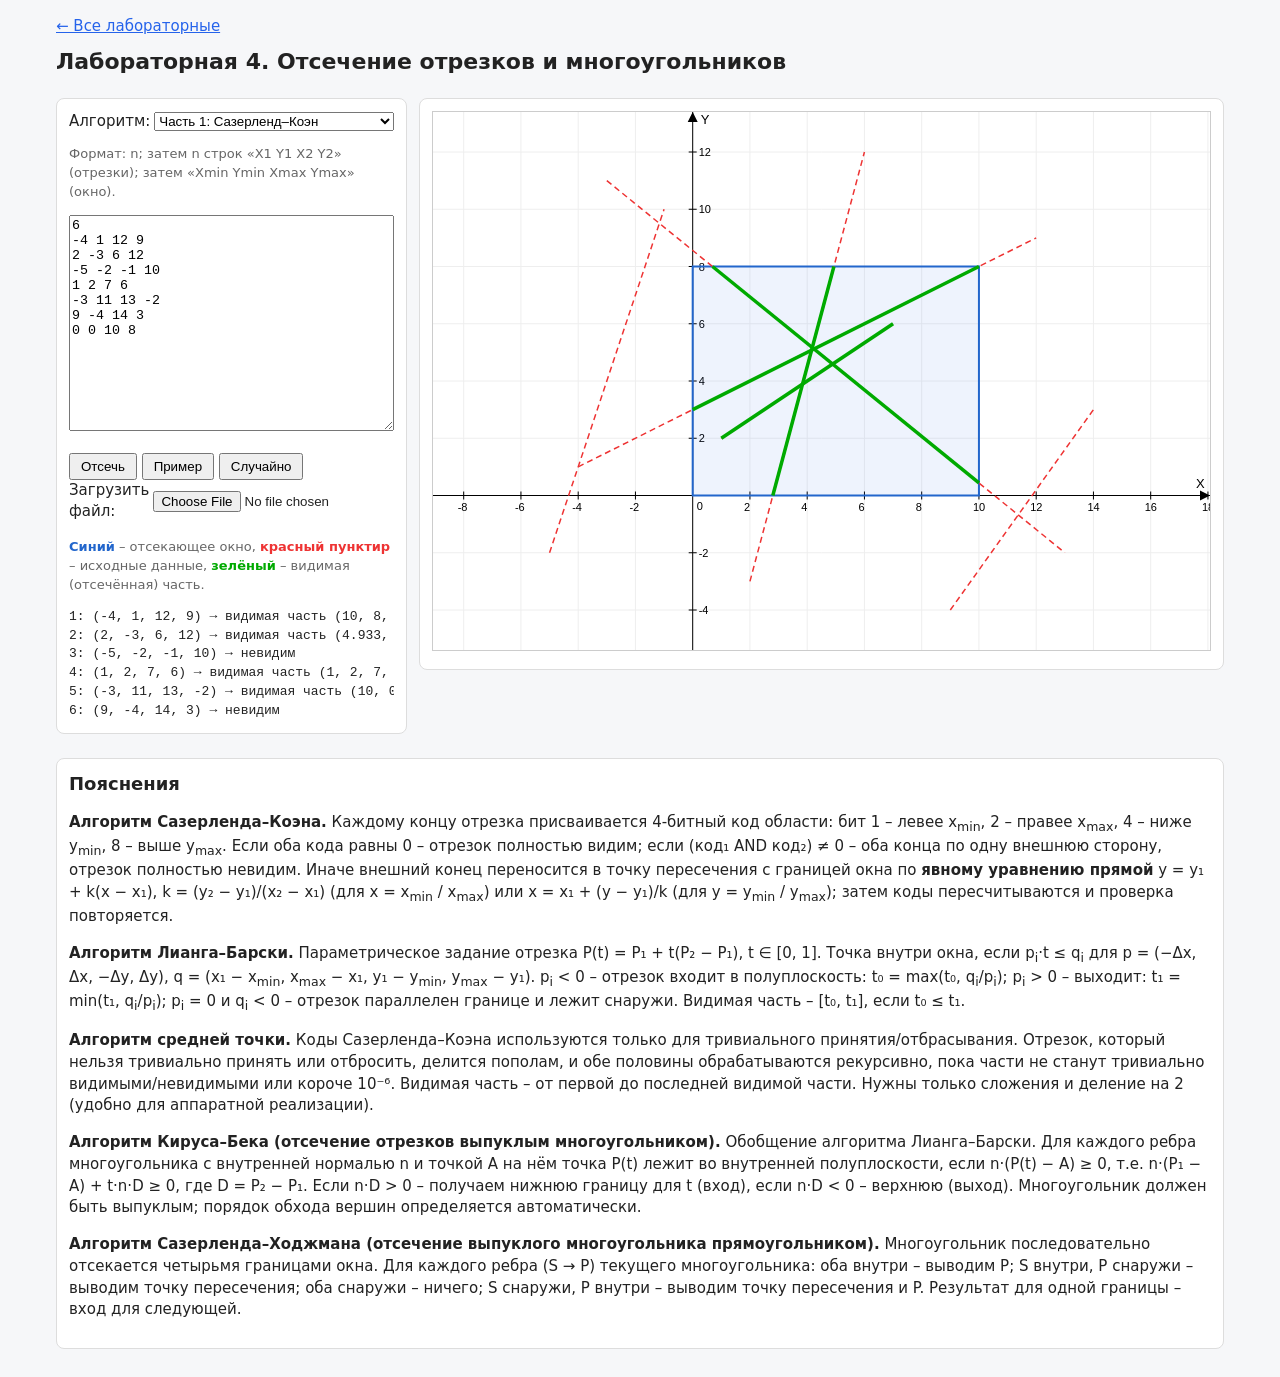
<file: lab4/index.html>
<!doctype html>
<html lang="ru">
<head>
<meta charset="utf-8">
<meta name="viewport" content="width=device-width, initial-scale=1">
<title>Лабораторная 4 – Отсечение</title>
<link rel="stylesheet" href="../style.css">
<style>
  #cv { width: 100%; height: 540px; }
  .side { flex: 1; min-width: 280px; }
  .main { flex: 2.4; min-width: 320px; }
  .side > label:first-child { display: flex; margin: 0; }
  .side select { flex: 1; min-width: 0; }
  #result { font-family: monospace; font-size: 13px; white-space: pre; max-height: 260px; overflow: auto; }
</style>
</head>
<body>
<a href="../index.html">← Все лабораторные</a>
<h1>Лабораторная 4. Отсечение отрезков и многоугольников</h1>

<div class="row">
  <div class="card side">
    <label>Алгоритм: <select id="alg"></select></label>
    <p class="muted" id="fmt"></p>
    <textarea id="data" rows="14"></textarea>
    <p>
      <button id="run">Отсечь</button>
      <button id="ex">Пример</button>
      <button id="rnd">Случайно</button>
      <label>Загрузить файл: <input type="file" id="file" accept=".txt,text/plain"></label>
    </p>
    <p class="muted"><b style="color:#26c">Синий</b> – отсекающее окно, <b style="color:#e33">красный пунктир</b> – исходные данные,
      <b style="color:#0a0">зелёный</b> – видимая (отсечённая) часть.</p>
    <div id="result"></div>
  </div>
  <div class="card main"><canvas id="cv"></canvas></div>
</div>

<div class="card">
  <h2>Пояснения</h2>
  <p><b>Алгоритм Сазерленда–Коэна.</b> Каждому концу отрезка присваивается 4-битный код области: бит 1 – левее x<sub>min</sub>, 2 – правее x<sub>max</sub>, 4 – ниже y<sub>min</sub>, 8 – выше y<sub>max</sub>.
    Если оба кода равны 0 – отрезок полностью видим; если (код₁ AND код₂) ≠ 0 – оба конца по одну внешнюю сторону, отрезок полностью невидим.
    Иначе внешний конец переносится в точку пересечения с границей окна по <b>явному уравнению прямой</b> y = y₁ + k(x − x₁), k = (y₂ − y₁)/(x₂ − x₁)
    (для x = x<sub>min</sub> / x<sub>max</sub>) или x = x₁ + (y − y₁)/k (для y = y<sub>min</sub> / y<sub>max</sub>); затем коды пересчитываются и проверка повторяется.</p>
  <p><b>Алгоритм Лианга–Барски.</b> Параметрическое задание отрезка P(t) = P₁ + t(P₂ − P₁), t ∈ [0, 1]. Точка внутри окна, если p<sub>i</sub>·t ≤ q<sub>i</sub> для
    p = (−Δx, Δx, −Δy, Δy), q = (x₁ − x<sub>min</sub>, x<sub>max</sub> − x₁, y₁ − y<sub>min</sub>, y<sub>max</sub> − y₁).
    p<sub>i</sub> &lt; 0 – отрезок входит в полуплоскость: t₀ = max(t₀, q<sub>i</sub>/p<sub>i</sub>); p<sub>i</sub> &gt; 0 – выходит: t₁ = min(t₁, q<sub>i</sub>/p<sub>i</sub>);
    p<sub>i</sub> = 0 и q<sub>i</sub> &lt; 0 – отрезок параллелен границе и лежит снаружи. Видимая часть – [t₀, t₁], если t₀ ≤ t₁.</p>
  <p><b>Алгоритм средней точки.</b> Коды Сазерленда–Коэна используются только для тривиального принятия/отбрасывания. Отрезок, который нельзя тривиально
    принять или отбросить, делится пополам, и обе половины обрабатываются рекурсивно, пока части не станут тривиально видимыми/невидимыми или короче 10⁻⁶.
    Видимая часть – от первой до последней видимой части. Нужны только сложения и деление на 2 (удобно для аппаратной реализации).</p>
  <p><b>Алгоритм Кируса–Бека (отсечение отрезков выпуклым многоугольником).</b> Обобщение алгоритма Лианга–Барски. Для каждого ребра многоугольника с внутренней нормалью n и точкой A на нём
    точка P(t) лежит во внутренней полуплоскости, если n·(P(t) − A) ≥ 0, т.е. n·(P₁ − A) + t·n·D ≥ 0, где D = P₂ − P₁.
    Если n·D &gt; 0 – получаем нижнюю границу для t (вход), если n·D &lt; 0 – верхнюю (выход). Многоугольник должен быть выпуклым; порядок обхода вершин определяется автоматически.</p>
  <p><b>Алгоритм Сазерленда–Ходжмана (отсечение выпуклого многоугольника прямоугольником).</b> Многоугольник последовательно отсекается четырьмя границами окна.
    Для каждого ребра (S → P) текущего многоугольника: оба внутри – выводим P; S внутри, P снаружи – выводим точку пересечения; оба снаружи – ничего;
    S снаружи, P внутри – выводим точку пересечения и P. Результат для одной границы – вход для следующей.</p>
</div>

<script>
const $ = id => document.getElementById(id);

const code = (x, y, w) => (x < w.xmin ? 1 : 0) | (x > w.xmax ? 2 : 0) | (y < w.ymin ? 4 : 0) | (y > w.ymax ? 8 : 0);

function cohenSutherland([x1, y1, x2, y2], w) {
  let c1 = code(x1, y1, w), c2 = code(x2, y2, w);
  const vertical = x1 === x2, k = vertical ? 0 : (y2 - y1) / (x2 - x1);
  for (let it = 0; it < 10; it++) {
    if (!(c1 | c2)) return [x1, y1, x2, y2];
    if (c1 & c2) return null;
    if (!c1) [x1, y1, c1, x2, y2, c2] = [x2, y2, c2, x1, y1, c1];
    if (c1 & 1) { y1 = y1 + k * (w.xmin - x1); x1 = w.xmin; }
    else if (c1 & 2) { y1 = y1 + k * (w.xmax - x1); x1 = w.xmax; }
    else if (c1 & 4) { if (!vertical) x1 = x1 + (w.ymin - y1) / k; y1 = w.ymin; }
    else if (c1 & 8) { if (!vertical) x1 = x1 + (w.ymax - y1) / k; y1 = w.ymax; }
    c1 = code(x1, y1, w);
  }
  return null;
}

function liangBarsky([x1, y1, x2, y2], w) {
  const dx = x2 - x1, dy = y2 - y1;
  const p = [-dx, dx, -dy, dy], q = [x1 - w.xmin, w.xmax - x1, y1 - w.ymin, w.ymax - y1];
  let t0 = 0, t1 = 1;
  for (let i = 0; i < 4; i++) {
    if (p[i] === 0) { if (q[i] < 0) return null; continue; }
    const t = q[i] / p[i];
    if (p[i] < 0) { if (t > t1) return null; if (t > t0) t0 = t; }
    else { if (t < t0) return null; if (t < t1) t1 = t; }
  }
  return [x1 + t0 * dx, y1 + t0 * dy, x1 + t1 * dx, y1 + t1 * dy];
}

function midpoint([x1, y1, x2, y2], w) {
  const P = t => [x1 + (x2 - x1) * t, y1 + (y2 - y1) * t], len = Math.hypot(x2 - x1, y2 - y1);
  let lo = Infinity, hi = -Infinity;
  (function rec(a, b) {
    const [ax, ay] = P(a), [bx, by] = P(b), ca = code(ax, ay, w), cb = code(bx, by, w);
    if (!(ca | cb)) { lo = Math.min(lo, a); hi = Math.max(hi, b); return; }
    if (ca & cb) return;
    if ((b - a) * len < 1e-6) return;
    const m = (a + b) / 2;
    rec(a, m); rec(m, b);
  })(0, 1);
  return lo <= hi ? [...P(lo), ...P(hi)] : null;
}

function cyrusBeck([x1, y1, x2, y2], poly) {
  const dx = x2 - x1, dy = y2 - y1;
  let t0 = 0, t1 = 1;
  for (let i = 0; i < poly.length; i++) {
    const [ax, ay] = poly[i], [bx, by] = poly[(i + 1) % poly.length];
    const nx = -(by - ay), ny = bx - ax;
    const num = nx * (x1 - ax) + ny * (y1 - ay), den = nx * dx + ny * dy;
    if (den === 0) { if (num < 0) return null; continue; }
    const t = -num / den;
    if (den > 0) t0 = Math.max(t0, t); else t1 = Math.min(t1, t);
  }
  return t0 <= t1 ? [x1 + t0 * dx, y1 + t0 * dy, x1 + t1 * dx, y1 + t1 * dy] : null;
}

function sutherlandHodgman(poly, w) {
  const ixX = (a, b, x) => [x, a[1] + (b[1] - a[1]) * (x - a[0]) / (b[0] - a[0])];
  const ixY = (a, b, y) => [a[0] + (b[0] - a[0]) * (y - a[1]) / (b[1] - a[1]), y];
  const borders = [
    [p => p[0] >= w.xmin, (a, b) => ixX(a, b, w.xmin)],
    [p => p[0] <= w.xmax, (a, b) => ixX(a, b, w.xmax)],
    [p => p[1] >= w.ymin, (a, b) => ixY(a, b, w.ymin)],
    [p => p[1] <= w.ymax, (a, b) => ixY(a, b, w.ymax)],
  ];
  let out = poly;
  for (const [inside, inter] of borders) {
    const inp = out; out = [];
    for (let i = 0; i < inp.length; i++) {
      const S = inp[(i + inp.length - 1) % inp.length], P = inp[i];
      if (inside(P)) { if (!inside(S)) out.push(inter(S, P)); out.push(P); }
      else if (inside(S)) out.push(inter(S, P));
    }
    if (!out.length) break;
  }
  return out;
}

const area2 = poly => poly.reduce((s, [x, y], i) => { const [u, v] = poly[(i + 1) % poly.length]; return s + x * v - u * y; }, 0);
function isConvex(poly) {
  let sign = 0;
  for (let i = 0; i < poly.length; i++) {
    const [a, b, c] = [poly[i], poly[(i + 1) % poly.length], poly[(i + 2) % poly.length]];
    const cr = (b[0] - a[0]) * (c[1] - b[1]) - (b[1] - a[1]) * (c[0] - b[0]);
    if (cr) { if (sign && Math.sign(cr) !== sign) return false; sign = Math.sign(cr); }
  }
  return true;
}

const MODES = {
  cs: { name: 'Часть 1: Сазерленд–Коэн', kind: 'rect', clip: cohenSutherland },
  lb: { name: 'Часть 1: Лианг–Барски', kind: 'rect', clip: liangBarsky },
  mp: { name: 'Часть 1: Алгоритм средней точки', kind: 'rect', clip: midpoint },
  cb: { name: 'Часть 2: Отсечение отрезков выпуклым многоугольником (Кирус–Бек)', kind: 'poly' },
  sh: { name: 'Часть 2: Отсечение выпуклого многоугольника (Сазерленд–Ходжман)', kind: 'polyclip' },
};
const FORMATS = {
  rect: 'Формат: n; затем n строк «X1 Y1 X2 Y2» (отрезки); затем «Xmin Ymin Xmax Ymax» (окно).',
  poly: 'Формат: n; затем n строк «X1 Y1 X2 Y2» (отрезки); затем m; затем m строк «X Y» – вершины выпуклого отсекающего многоугольника.',
  polyclip: 'Формат: m; затем m строк «X Y» – вершины отсекаемого выпуклого многоугольника; затем «Xmin Ymin Xmax Ymax» (окно).',
};
const EXAMPLES = {
  rect: `6\n-4 1 12 9\n2 -3 6 12\n-5 -2 -1 10\n1 2 7 6\n-3 11 13 -2\n9 -4 14 3\n0 0 10 8`,
  poly: `6\n-4 1 12 9\n2 -3 6 12\n-5 -2 -1 10\n3 3 6 5\n-3 11 13 -2\n9 -4 14 3\n5\n2 0\n9 2\n10 7\n5 10\n0 6`,
  polyclip: `6\n-2 3\n5 -3\n13 1\n14 7\n7 12\n0 9\n0 0 10 8`,
};
for (const k in MODES) $('alg').add(new Option(MODES[k].name, k));

function parse(kind, text) {
  const v = text.trim().split(/\s+/).map(Number);
  if (v.some(isNaN)) throw 'во входных данных есть что-то, кроме чисел';
  let i = 0;
  const take = k => { if (i + k > v.length) throw 'не хватает чисел во входных данных'; const r = v.slice(i, i + k); i += k; return r; };
  const res = {};
  if (kind !== 'polyclip') { const n = take(1)[0]; res.segs = []; for (let j = 0; j < n; j++) res.segs.push(take(4)); }
  if (kind === 'poly') { const m = take(1)[0]; res.poly = []; for (let j = 0; j < m; j++) res.poly.push(take(2)); if (m < 3) throw 'у многоугольника должно быть не меньше 3 вершин'; }
  if (kind === 'polyclip') { const m = take(1)[0]; res.poly = []; for (let j = 0; j < m; j++) res.poly.push(take(2)); if (m < 3) throw 'у многоугольника должно быть не меньше 3 вершин'; }
  if (kind !== 'poly') {
    const [a, b, c, d] = take(4);
    res.win = { xmin: Math.min(a, c), ymin: Math.min(b, d), xmax: Math.max(a, c), ymax: Math.max(b, d) };
  }
  return res;
}

const cv = $('cv'), ctx = cv.getContext('2d');
let view;

function setView(points) {
  let [xmin, xmax, ymin, ymax] = [0, 0, 0, 0];
  for (const [x, y] of points) { xmin = Math.min(xmin, x); xmax = Math.max(xmax, x); ymin = Math.min(ymin, y); ymax = Math.max(ymax, y); }
  const pad = 40, S = Math.min((cv.width - 2 * pad) / (xmax - xmin || 1), (cv.height - 2 * pad) / (ymax - ymin || 1));
  view = { S, ox: cv.width / 2 - (xmin + xmax) / 2 * S, oy: cv.height / 2 + (ymin + ymax) / 2 * S };
}
const X = x => view.ox + x * view.S, Y = y => view.oy - y * view.S;

function drawAxes() {
  const W = cv.width, H = cv.height, S = view.S;
  const raw = 40 / S, p = 10 ** Math.floor(Math.log10(raw)), st = [1, 2, 5, 10].map(m => m * p).find(v => v >= raw);
  const xa = Math.ceil(-view.ox / S / st) * st, xb = (W - view.ox) / S, ya = Math.ceil((view.oy - H) / S / st) * st, yb = view.oy / S;
  const lbl = v => +v.toFixed(6);
  ctx.strokeStyle = '#eee'; ctx.lineWidth = 1; ctx.beginPath();
  for (let x = xa; x <= xb; x += st) { ctx.moveTo(X(x), 0); ctx.lineTo(X(x), H); }
  for (let y = ya; y <= yb; y += st) { ctx.moveTo(0, Y(y)); ctx.lineTo(W, Y(y)); }
  ctx.stroke();
  ctx.strokeStyle = '#000'; ctx.fillStyle = '#000'; ctx.beginPath();
  ctx.moveTo(0, Y(0)); ctx.lineTo(W, Y(0)); ctx.moveTo(X(0), 0); ctx.lineTo(X(0), H); ctx.stroke();
  ctx.beginPath(); ctx.moveTo(W, Y(0)); ctx.lineTo(W - 10, Y(0) - 5); ctx.lineTo(W - 10, Y(0) + 5);
  ctx.moveTo(X(0), 0); ctx.lineTo(X(0) - 5, 10); ctx.lineTo(X(0) + 5, 10); ctx.fill();
  ctx.font = '13px sans-serif'; ctx.fillText('X', W - 14, Y(0) - 8); ctx.fillText('Y', X(0) + 8, 12);
  ctx.font = '11px sans-serif'; ctx.beginPath();
  for (let x = xa; x <= xb; x += st) if (Math.abs(x) > st / 2) { ctx.moveTo(X(x), Y(0) - 4); ctx.lineTo(X(x), Y(0) + 4); ctx.fillText(lbl(x), X(x) - 6, Y(0) + 15); }
  for (let y = ya; y <= yb; y += st) if (Math.abs(y) > st / 2) { ctx.moveTo(X(0) - 4, Y(y)); ctx.lineTo(X(0) + 4, Y(y)); ctx.fillText(lbl(y), X(0) + 6, Y(y) + 4); }
  ctx.stroke(); ctx.fillText('0', X(0) + 4, Y(0) + 14);
}

function polyPath(poly) { ctx.beginPath(); poly.forEach(([x, y], i) => i ? ctx.lineTo(X(x), Y(y)) : ctx.moveTo(X(x), Y(y))); ctx.closePath(); }
function seg([x1, y1, x2, y2]) { ctx.beginPath(); ctx.moveTo(X(x1), Y(y1)); ctx.lineTo(X(x2), Y(y2)); ctx.stroke(); }
const rectPoly = w => [[w.xmin, w.ymin], [w.xmax, w.ymin], [w.xmax, w.ymax], [w.xmin, w.ymax]];
const f = v => +v.toFixed(3);

function run() {
  cv.width = cv.clientWidth; cv.height = cv.clientHeight;
  const mode = MODES[$('alg').value];
  let d;
  try { d = parse(mode.kind, $('data').value); }
  catch (e) { $('result').textContent = 'Ошибка: ' + e; ctx.clearRect(0, 0, cv.width, cv.height); return; }

  let windowPoly = d.win ? rectPoly(d.win) : d.poly, note = '';
  if (mode.kind === 'poly') {
    if (!isConvex(d.poly)) note = 'ВНИМАНИЕ: отсекающий многоугольник не выпуклый – результат Кируса–Бека некорректен.\n';
    windowPoly = area2(d.poly) < 0 ? [...d.poly].reverse() : d.poly;
  }
  const pts = [...(mode.kind === 'polyclip' ? rectPoly(d.win) : windowPoly)];
  (d.segs || []).forEach(s => pts.push([s[0], s[1]], [s[2], s[3]]));
  if (mode.kind === 'polyclip') pts.push(...d.poly);
  setView(pts);

  ctx.clearRect(0, 0, cv.width, cv.height);
  drawAxes();
  const win = mode.kind === 'polyclip' ? rectPoly(d.win) : windowPoly;
  polyPath(win); ctx.fillStyle = 'rgba(40,100,220,0.08)'; ctx.fill(); ctx.strokeStyle = '#26c'; ctx.lineWidth = 2; ctx.stroke();

  const out = [];
  if (mode.kind === 'polyclip') {
    if (!isConvex(d.poly)) note = 'Примечание: многоугольник не выпуклый – в результате могут быть вырожденные рёбра.\n';
    ctx.setLineDash([6, 4]); ctx.strokeStyle = '#e33'; ctx.lineWidth = 1.5; polyPath(d.poly); ctx.stroke(); ctx.setLineDash([]);
    const r = sutherlandHodgman(d.poly, d.win);
    if (r.length) { polyPath(r); ctx.fillStyle = 'rgba(0,170,0,0.25)'; ctx.fill(); ctx.strokeStyle = '#0a0'; ctx.lineWidth = 3; ctx.stroke(); }
    out.push(r.length ? 'Вершины отсечённого многоугольника:' : 'Многоугольник целиком вне окна.');
    r.forEach(([x, y]) => out.push(`  (${f(x)}, ${f(y)})`));
  } else {
    d.segs.forEach((s, i) => {
      ctx.setLineDash([6, 4]); ctx.strokeStyle = '#e33'; ctx.lineWidth = 1.5; seg(s); ctx.setLineDash([]);
      const r = mode.kind === 'poly' ? cyrusBeck(s, windowPoly) : mode.clip(s, d.win);
      if (r) { ctx.strokeStyle = '#0a0'; ctx.lineWidth = 3.5; seg(r); }
      out.push(`${i + 1}: (${s.map(f).join(', ')}) → ` + (r ? `видимая часть (${r.map(f).join(', ')})` : 'невидим'));
    });
  }
  $('result').textContent = note + out.join('\n');
}

function example() { $('data').value = EXAMPLES[MODES[$('alg').value].kind]; run(); }

function random() {
  const kind = MODES[$('alg').value].kind, R = () => Math.round(Math.random() * 30 - 10);
  const n = 10, lines = [n];
  if (kind === 'polyclip') {
    const m = 3 + Math.floor(Math.random() * 6), cx = R(), cy = R(), rad = 6 + Math.random() * 8, a0 = Math.random() * 6;
    const out = [m];
    for (let i = 0; i < m; i++) { const a = a0 + i * 2 * Math.PI / m; out.push(`${f(cx + rad * Math.cos(a))} ${f(cy + rad * Math.sin(a))}`); }
    out.push('-3 -2 9 7');
    $('data').value = out.join('\n'); return run();
  }
  for (let i = 0; i < n; i++) lines.push(`${R()} ${R()} ${R()} ${R()}`);
  lines.push(kind === 'poly' ? EXAMPLES.poly.split('\n').slice(7).join('\n') : '-3 -2 9 7');
  $('data').value = lines.join('\n'); run();
}

$('alg').onchange = () => { $('fmt').textContent = FORMATS[MODES[$('alg').value].kind]; example(); };
$('run').onclick = run;
$('ex').onclick = example;
$('rnd').onclick = random;
$('file').onchange = e => { const fl = e.target.files[0]; if (fl) fl.text().then(t => { $('data').value = t; run(); }); e.target.value = ''; };
window.onresize = run;
$('alg').onchange();
</script>
</body>
</html>
</file>
<file: style.css>
* { box-sizing: border-box; }
body { font: 15px/1.45 system-ui, sans-serif; max-width: 1200px; margin: 0 auto; padding: 16px; color: #222; background: #f6f7f9; }
h1 { font-size: 22px; margin: 8px 0; }
h2 { font-size: 18px; margin: 0 0 8px; }
h3 { margin: 0 0 8px; }
a { color: #2563eb; }
.card { background: #fff; border: 1px solid #ddd; border-radius: 8px; padding: 12px; margin: 12px 0; }
.row { display: flex; flex-wrap: wrap; gap: 12px; align-items: flex-start; }
label { display: inline-flex; gap: 4px; align-items: center; margin-right: 10px; }
input[type=number] { width: 72px; }
canvas { border: 1px solid #ccc; background: #fff; max-width: 100%; }
figure { margin: 0; }
figcaption { font-size: 13px; color: #444; max-width: 260px; }
table { border-collapse: collapse; font-size: 13px; }
td, th { border: 1px solid #ddd; padding: 2px 8px; text-align: right; white-space: nowrap; }
select { max-width: 100%; }
.muted { color: #666; font-size: 13px; }
button { cursor: pointer; padding: 4px 10px; }
textarea { font-family: monospace; width: 100%; }
</file>
